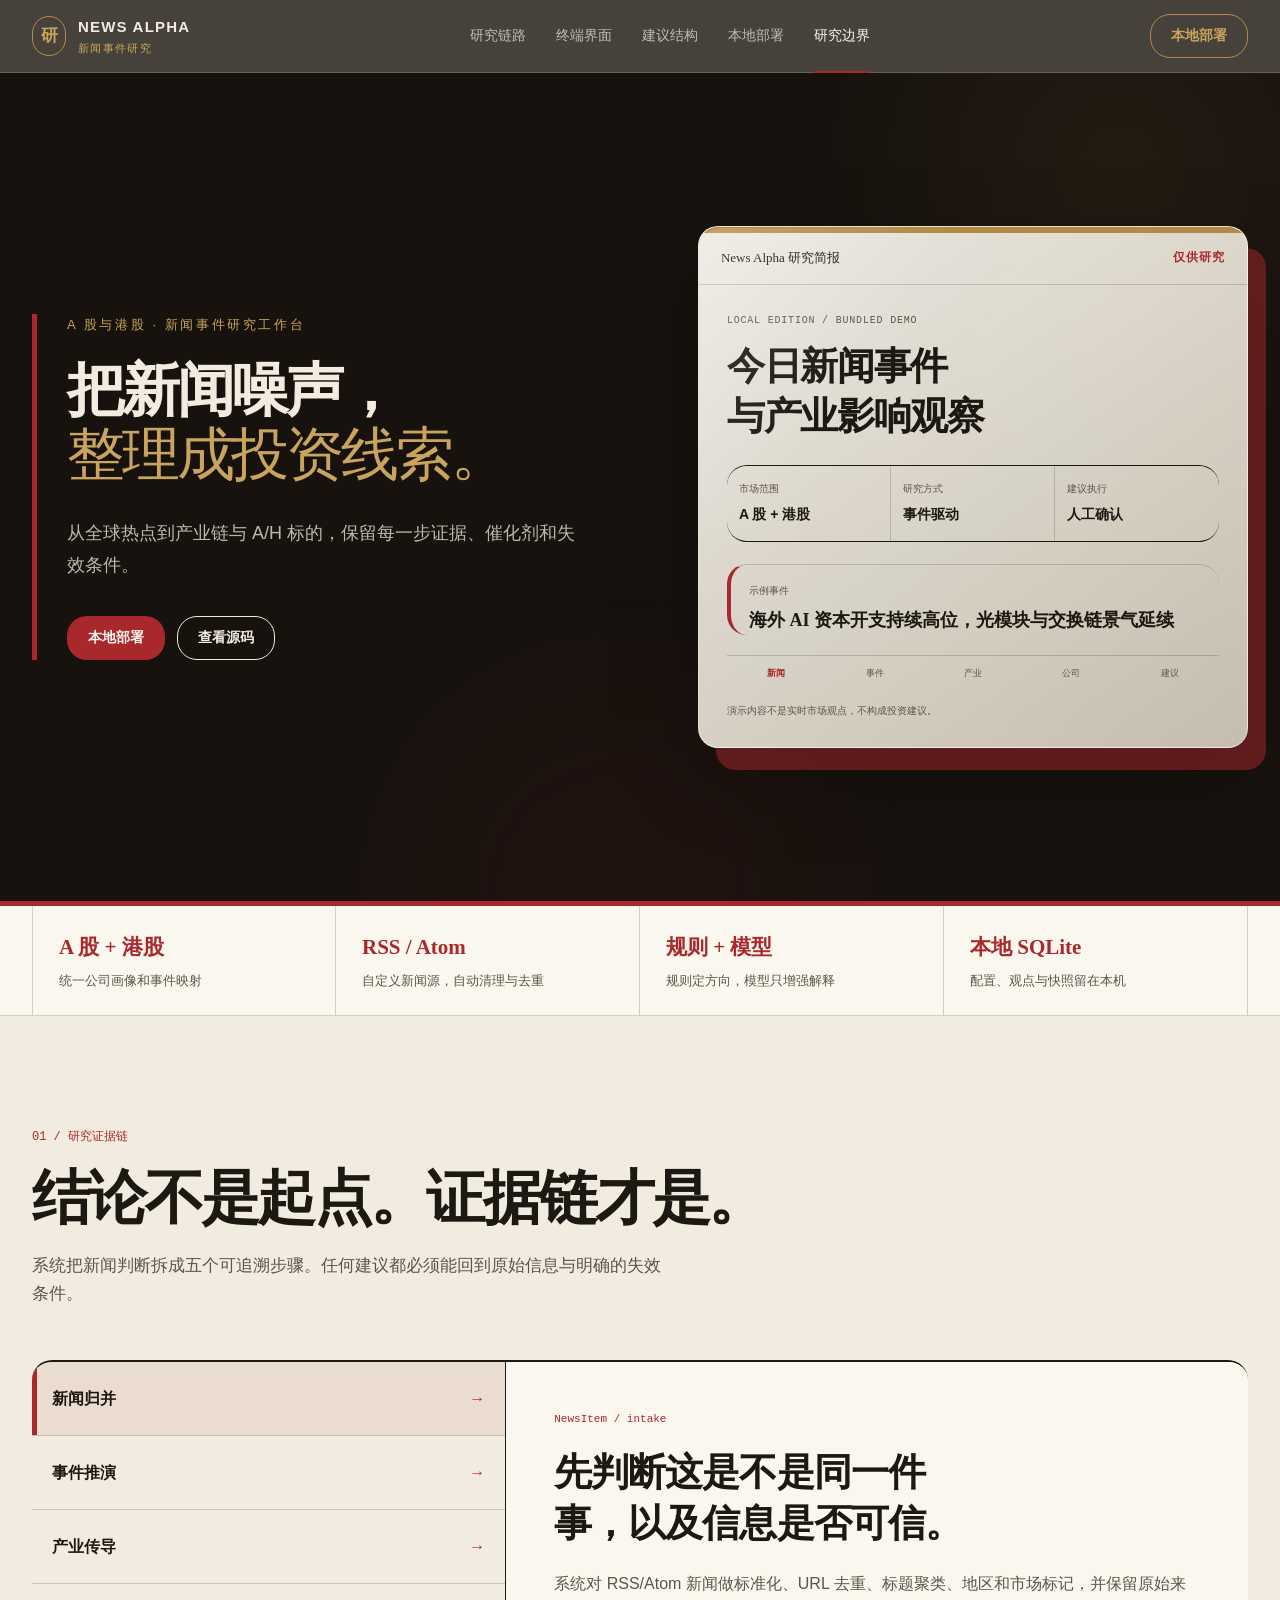
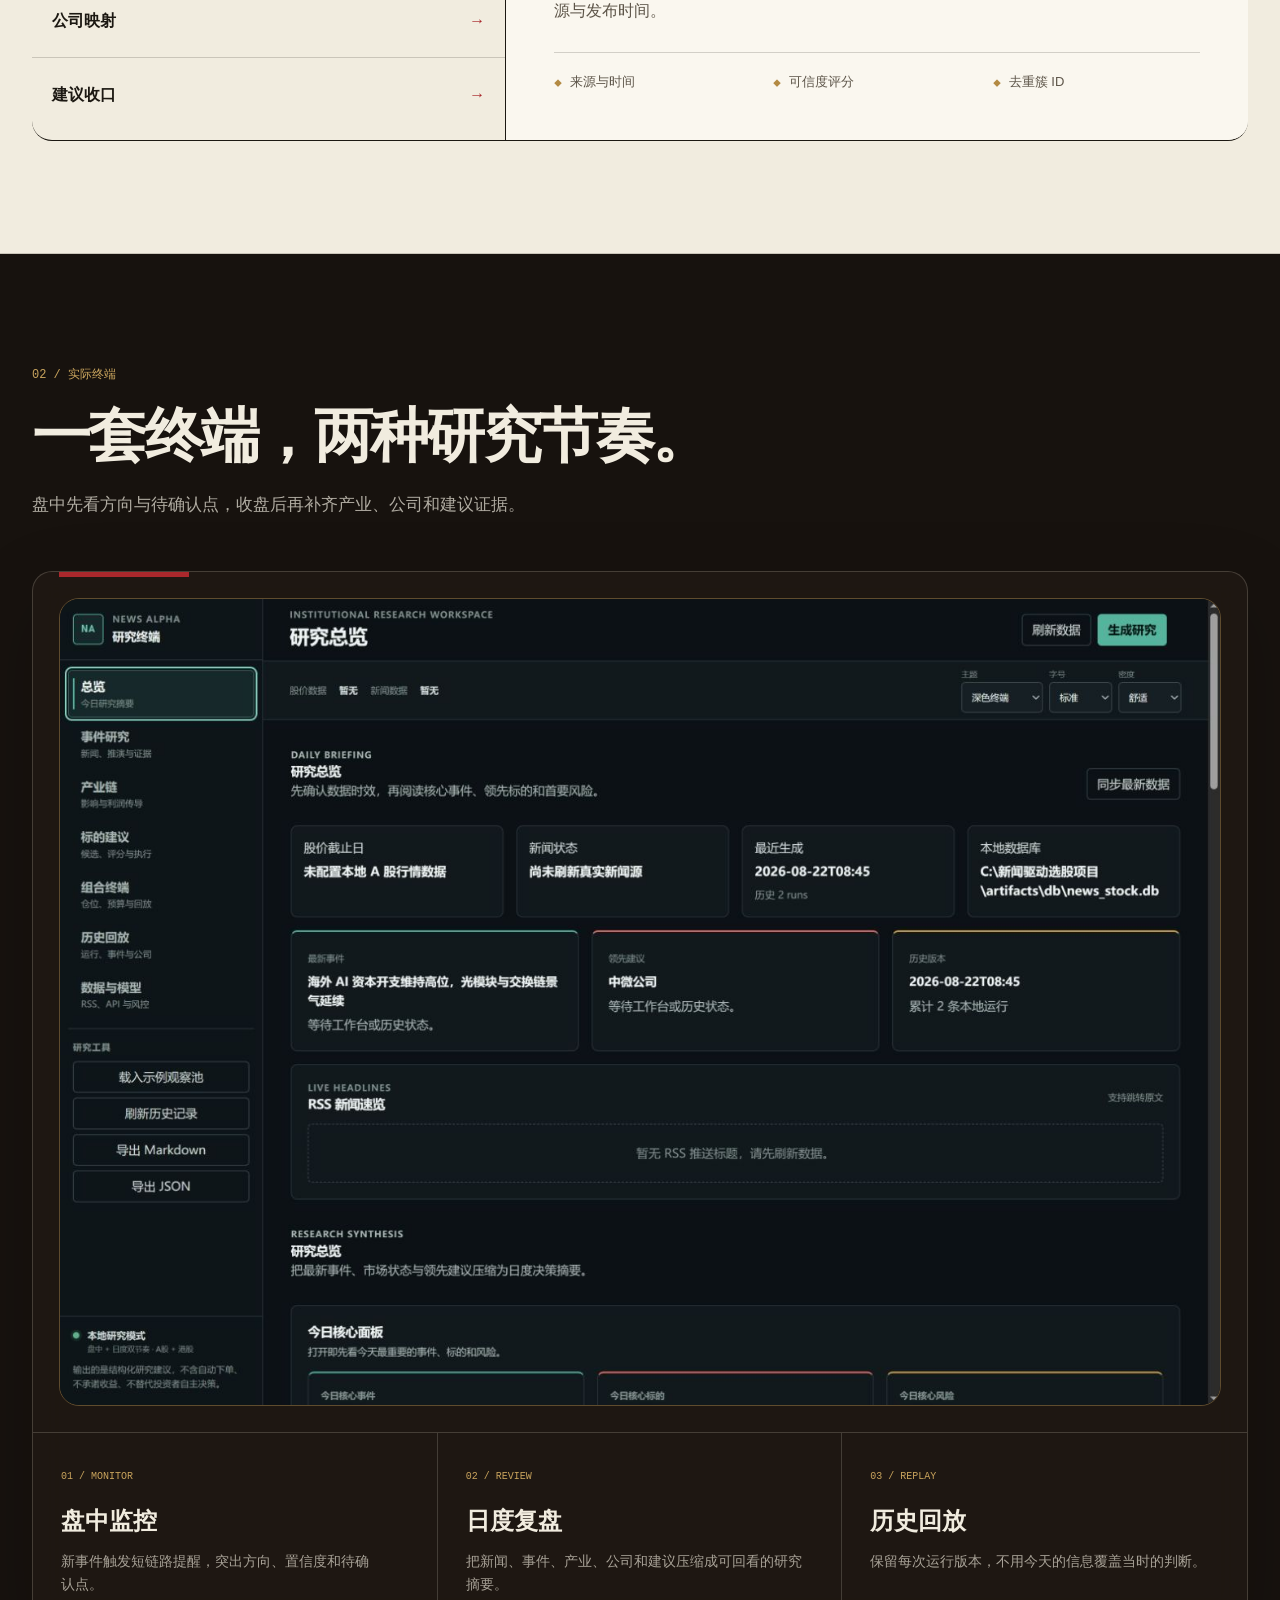
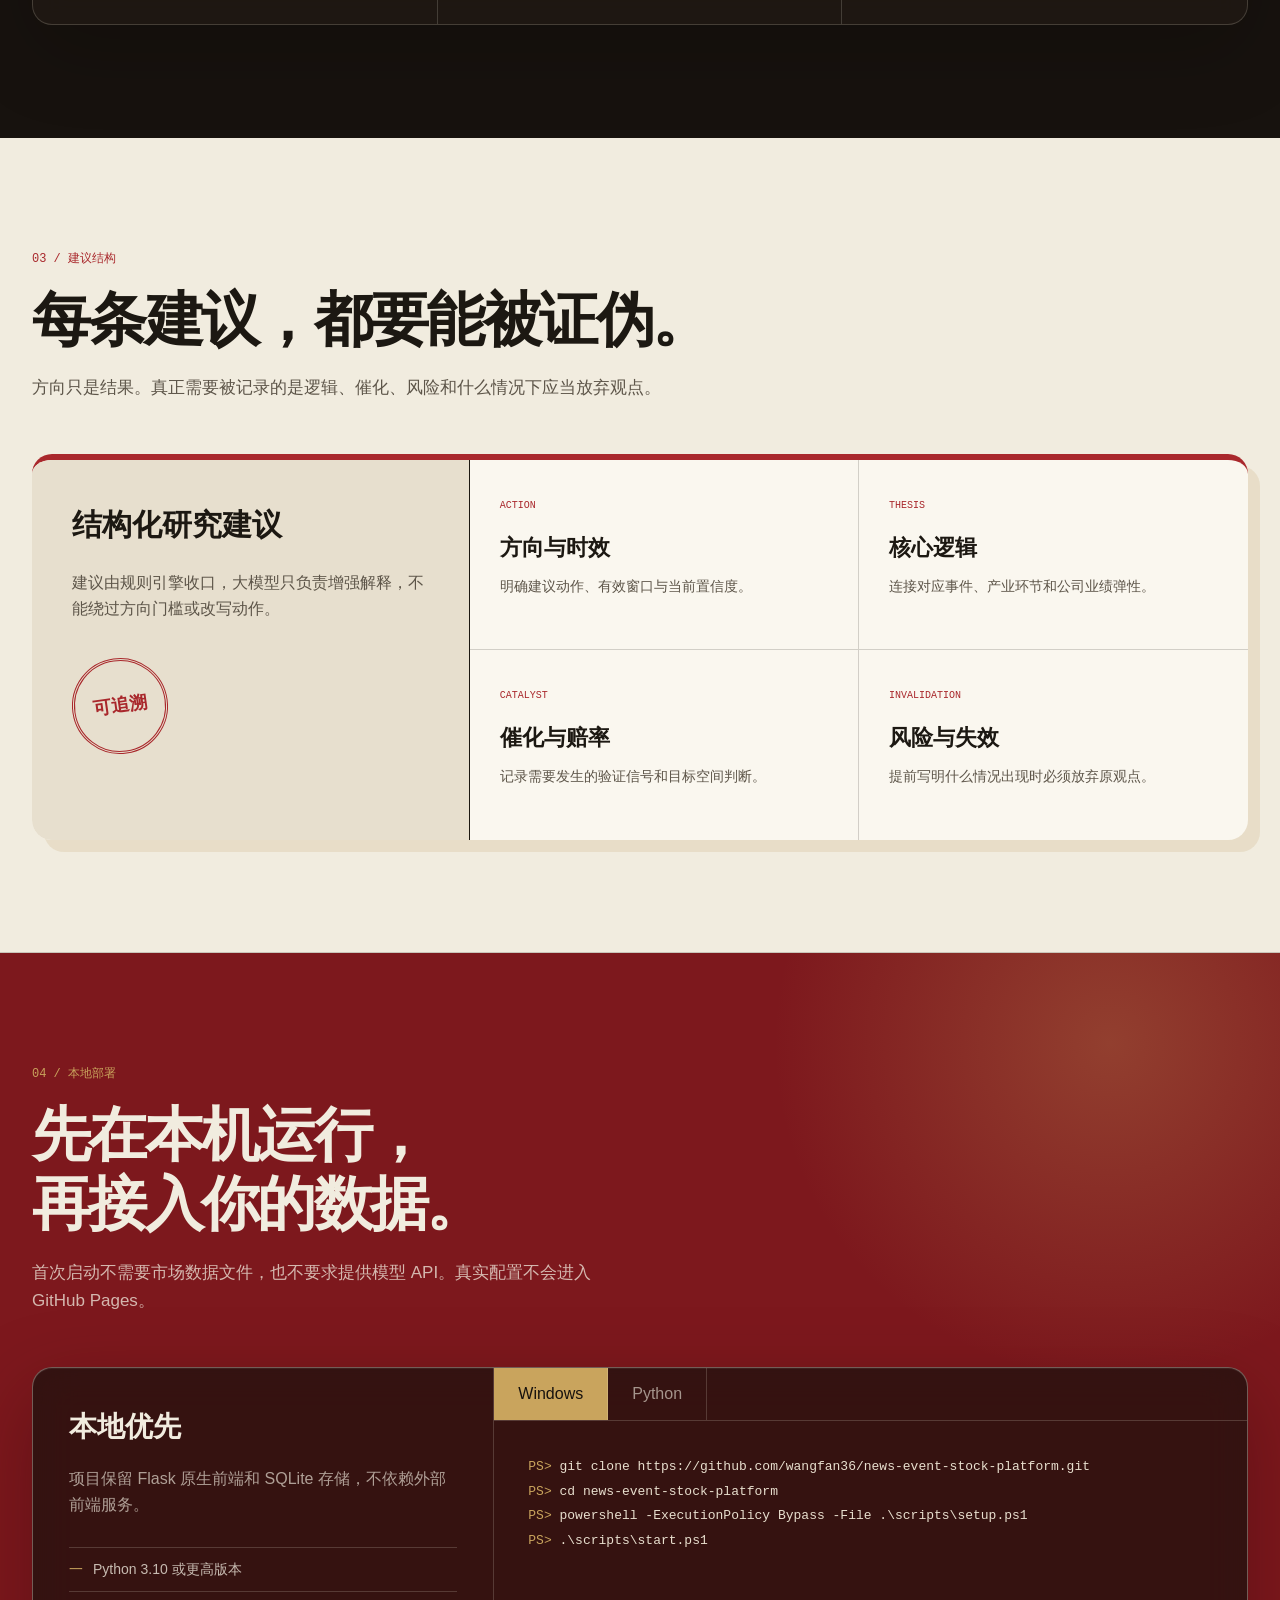
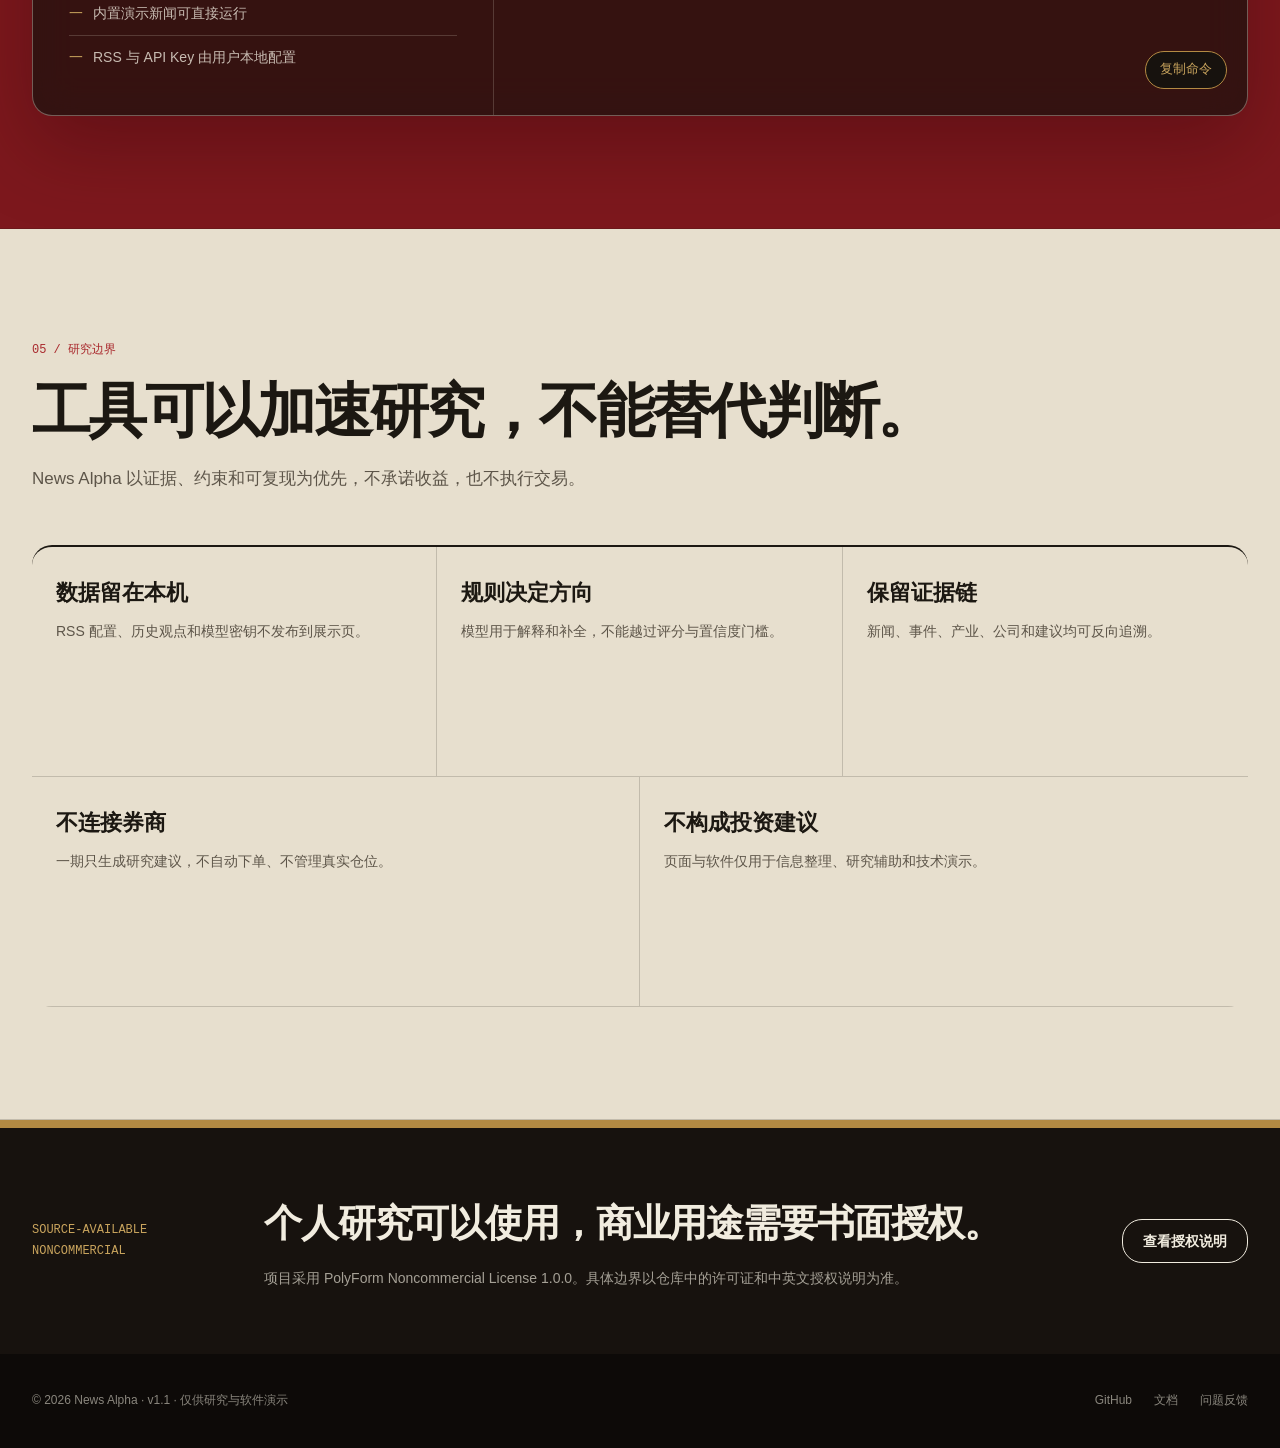
<file: index.html>
<!doctype html>
<html lang="zh-CN">
<head>
  <meta charset="utf-8">
  <meta name="viewport" content="width=device-width, initial-scale=1">
  <meta name="theme-color" content="#17120e">
  <meta name="description" content="News Alpha 是面向 A 股与港股的本地新闻事件研究工作台，从新闻、事件、产业链和公司证据生成可解释建议。">
  <meta property="og:title" content="News Alpha｜新闻驱动研究终端">
  <meta property="og:description" content="从全球热点到产业链与 A/H 标的，保留每一步证据、催化剂和失效条件。">
  <meta property="og:image" content="https://raw.githubusercontent.com/wangfan36/news-event-stock-platform/main/docs/images/dashboard.png">
  <title>News Alpha｜新闻驱动研究终端</title>
  <link rel="icon" href="data:image/svg+xml,%3Csvg xmlns='http://www.w3.org/2000/svg' viewBox='0 0 64 64'%3E%3Crect width='64' height='64' fill='%2317120e'/%3E%3Cpath d='M12 47V17h8l14 18V17h8v30h-8L20 29v18z' fill='%23c9a45d'/%3E%3Cpath d='M47 17h5v30h-5z' fill='%23a9282c'/%3E%3C/svg%3E">
  <script>document.documentElement.classList.add("js");</script>
  <style>
    :root {
      --ink: #1c1812;
      --ink-soft: #5d5549;
      --night: #17120e;
      --night-soft: #211a14;
      --paper: #f1ecdf;
      --paper-deep: #e7dfce;
      --white: #faf7ef;
      --gold: #b38a43;
      --gold-bright: #c9a45d;
      --gold-wash: rgba(179, 138, 67, 0.14);
      --red: #a9282c;
      --red-dark: #7d181d;
      --red-wash: rgba(169, 40, 44, 0.08);
      --line: rgba(28, 24, 18, 0.18);
      --line-dark: rgba(241, 236, 223, 0.18);
      --radius: 20px;
      --page: min(1240px, calc(100% - 64px));
      --serif: "Songti SC", "STSong", "SimSun", serif;
      --display: "Microsoft YaHei UI", "PingFang SC", "Noto Sans CJK SC", "Source Han Sans SC", sans-serif;
      --sans: "Aptos", "Segoe UI", "PingFang SC", "Microsoft YaHei UI", sans-serif;
      --mono: "Cascadia Mono", "Consolas", monospace;
    }

    * {
      box-sizing: border-box;
    }

    html {
      scroll-behavior: smooth;
      scroll-padding-top: 74px;
    }

    body {
      margin: 0;
      color: var(--ink);
      background: var(--paper);
      font-family: var(--sans);
      font-size: 16px;
      line-height: 1.65;
      line-break: strict;
      text-rendering: optimizeLegibility;
      -webkit-font-smoothing: antialiased;
    }

    p {
      text-wrap: pretty;
    }

    body::before {
      position: fixed;
      inset: 0;
      z-index: -1;
      pointer-events: none;
      content: "";
      opacity: 0.22;
      background-image: linear-gradient(90deg, transparent 49.8%, rgba(28, 24, 18, 0.035) 50%, transparent 50.2%);
      background-size: 25% 100%;
    }

    a {
      color: inherit;
      text-decoration: none;
    }

    button {
      color: inherit;
      font: inherit;
    }

    img {
      display: block;
      max-width: 100%;
      height: auto;
    }

    :focus-visible {
      outline: 3px solid var(--red);
      outline-offset: 4px;
    }

    .skip-link {
      position: fixed;
      top: 10px;
      left: 10px;
      z-index: 100;
      padding: 10px 14px;
      border-radius: var(--radius);
      color: var(--white);
      background: var(--red);
      transform: translateY(-160%);
    }

    .skip-link:focus {
      transform: translateY(0);
    }

    .site-header {
      position: sticky;
      top: 0;
      z-index: 50;
      border-bottom: 1px solid var(--line-dark);
      color: var(--paper);
      background: rgba(23, 18, 14, 0.78);
      -webkit-backdrop-filter: blur(18px) saturate(120%);
      backdrop-filter: blur(18px) saturate(120%);
    }

    .nav-inner {
      width: var(--page);
      min-height: 72px;
      margin: 0 auto;
      display: grid;
      grid-template-columns: auto 1fr auto;
      align-items: center;
      gap: 44px;
    }

    .brand {
      display: inline-flex;
      align-items: center;
      gap: 12px;
      min-width: max-content;
    }

    .brand-mark {
      width: 34px;
      height: 40px;
      display: grid;
      place-items: center;
      border: 1px solid var(--gold);
      border-radius: var(--radius);
      color: var(--gold-bright);
      font-family: var(--serif);
      font-size: 17px;
      font-weight: 700;
    }

    .brand-copy strong {
      display: block;
      font-size: 15px;
      letter-spacing: 0.08em;
    }

    .brand-copy small {
      display: block;
      color: var(--gold-bright);
      font-family: var(--serif);
      font-size: 11px;
      letter-spacing: 0.12em;
    }

    .nav-links {
      display: flex;
      justify-content: center;
      gap: 30px;
      color: rgba(241, 236, 223, 0.72);
      font-size: 14px;
    }

    .nav-links a {
      position: relative;
      white-space: nowrap;
    }

    .nav-links a::after {
      position: absolute;
      right: 0;
      bottom: -25px;
      left: 0;
      height: 2px;
      content: "";
      background: var(--red);
      transform: scaleX(0);
      transform-origin: left;
      transition: transform 140ms ease;
    }

    .nav-links a:hover,
    .nav-links a[aria-current="true"] {
      color: var(--white);
    }

    .nav-links a:hover::after,
    .nav-links a[aria-current="true"]::after {
      transform: scaleX(1);
    }

    .nav-cta,
    .button {
      min-height: 44px;
      display: inline-flex;
      align-items: center;
      justify-content: center;
      border: 1px solid transparent;
      border-radius: var(--radius);
      padding: 0 20px;
      font-size: 14px;
      font-weight: 700;
      white-space: nowrap;
      transition: background 140ms ease, color 140ms ease, border-color 140ms ease, transform 140ms ease;
    }

    .nav-cta {
      border-color: var(--gold);
      color: var(--gold-bright);
    }

    .nav-cta:hover {
      color: var(--night);
      background: var(--gold-bright);
    }

    .button:active,
    .chain-step:active,
    .install-tab:active {
      transform: translateY(1px);
    }

    .button-primary {
      color: var(--white);
      background: var(--red);
    }

    .button-primary:hover {
      background: var(--red-dark);
    }

    .button-secondary {
      border-color: currentColor;
      color: inherit;
      background: transparent;
    }

    .button-secondary:hover {
      color: var(--gold-bright);
      border-color: var(--gold-bright);
    }

    .hero {
      position: relative;
      min-height: calc(100dvh - 72px);
      overflow: hidden;
      color: var(--paper);
      background: var(--night);
    }

    .hero::before,
    .hero::after {
      position: absolute;
      border-radius: 50%;
      pointer-events: none;
      content: "";
      opacity: 0.34;
      filter: blur(4px);
      animation: ambientDrift 14s ease-in-out infinite alternate;
    }

    .hero::before {
      top: -240px;
      right: -170px;
      width: 660px;
      height: 660px;
      background: radial-gradient(circle, rgba(179, 138, 67, 0.24), transparent 68%);
    }

    .hero::after {
      bottom: -300px;
      left: 24%;
      width: 620px;
      height: 620px;
      background: radial-gradient(circle, rgba(169, 40, 44, 0.22), transparent 70%);
      animation-delay: -7s;
    }

    .hero-inner {
      position: relative;
      z-index: 1;
      width: var(--page);
      min-height: calc(100dvh - 72px);
      margin: 0 auto;
      padding: 56px 0;
      display: grid;
      grid-template-columns: minmax(0, 1.04fr) minmax(440px, 0.96fr);
      align-items: center;
      gap: 70px;
    }

    .hero-copy-block {
      min-width: 0;
      padding-left: 30px;
      border-left: 5px solid var(--red);
      animation: heroCopyIn 620ms cubic-bezier(0.22, 1, 0.36, 1) both;
    }

    .hero-kicker {
      margin: 0 0 22px;
      color: var(--gold-bright);
      font-size: 13px;
      letter-spacing: 0.2em;
    }

    .hero h1 {
      max-width: 780px;
      margin: 0;
      font-family: var(--display);
      font-size: clamp(48px, 4.5vw, 66px);
      font-weight: 620;
      letter-spacing: -0.055em;
      line-height: 1.12;
      text-wrap: balance;
    }

    .hero h1 span {
      display: block;
      color: var(--gold-bright);
      font-weight: 420;
    }

    .hero-summary {
      max-width: 32rem;
      margin: 30px 0 0;
      color: rgba(241, 236, 223, 0.76);
      font-size: 18px;
      line-height: 1.8;
    }

    .hero-actions {
      margin-top: 34px;
      display: flex;
      flex-wrap: wrap;
      gap: 12px;
    }

    .research-cover {
      position: relative;
      min-width: 0;
      color: var(--ink);
      border: 1px solid rgba(255, 255, 255, 0.5);
      border-radius: var(--radius);
      overflow: hidden;
      background: linear-gradient(145deg, rgba(250, 247, 239, 0.94), rgba(231, 223, 206, 0.84));
      box-shadow: 18px 22px 0 rgba(169, 40, 44, 0.5), 0 28px 90px rgba(0, 0, 0, 0.24);
      -webkit-backdrop-filter: blur(20px) saturate(112%);
      backdrop-filter: blur(20px) saturate(112%);
      animation: coverIn 720ms 100ms cubic-bezier(0.22, 1, 0.36, 1) backwards;
      transition: transform 260ms ease, box-shadow 260ms ease;
    }

    .research-cover::after {
      position: absolute;
      inset: 1px;
      pointer-events: none;
      content: "";
      border-radius: inherit;
      background: linear-gradient(125deg, rgba(255, 255, 255, 0.2), transparent 28%);
    }

    .research-cover:hover {
      transform: translateY(-5px);
      box-shadow: 18px 28px 0 rgba(169, 40, 44, 0.52), 0 34px 100px rgba(0, 0, 0, 0.3);
    }

    .cover-masthead {
      min-height: 58px;
      padding: 0 22px;
      display: flex;
      align-items: center;
      justify-content: space-between;
      border-top: 6px solid var(--gold);
      border-bottom: 1px solid var(--line);
      font-family: var(--serif);
      font-size: 13px;
    }

    .cover-masthead strong {
      color: var(--red);
      font-family: var(--sans);
      font-size: 12px;
      letter-spacing: 0.08em;
    }

    .cover-body {
      padding: 28px;
    }

    .cover-date {
      margin: 0;
      color: var(--ink-soft);
      font-family: var(--mono);
      font-size: 10px;
      letter-spacing: 0.08em;
    }

    .cover-body h2 {
      max-width: 390px;
      margin: 12px 0 24px;
      font-family: var(--display);
      font-size: clamp(27px, 3vw, 39px);
      font-weight: 600;
      letter-spacing: -0.035em;
      line-height: 1.3;
      text-wrap: balance;
    }

    .cover-metrics {
      display: grid;
      grid-template-columns: repeat(3, 1fr);
      border-top: 1px solid var(--ink);
      border-bottom: 1px solid var(--ink);
      border-radius: var(--radius);
      overflow: hidden;
    }

    .cover-metric {
      padding: 15px 12px;
      border-right: 1px solid var(--line);
    }

    .cover-metric:last-child {
      border-right: 0;
    }

    .cover-metric span,
    .brief-label {
      display: block;
      color: var(--ink-soft);
      font-size: 10px;
    }

    .cover-metric strong {
      display: block;
      margin-top: 5px;
      font-size: 14px;
    }

    .research-brief {
      margin-top: 22px;
      padding: 18px 0 0 18px;
      border-top: 1px solid var(--line);
      border-left: 4px solid var(--red);
      border-radius: var(--radius);
    }

    .research-brief strong {
      display: block;
      margin-top: 8px;
      font-family: var(--serif);
      font-size: 18px;
      line-height: 1.55;
    }

    .evidence-row {
      margin-top: 20px;
      display: grid;
      grid-template-columns: repeat(5, 1fr);
      border-top: 1px solid var(--line);
    }

    .evidence-row span {
      padding: 10px 4px 0;
      color: var(--ink-soft);
      font-size: 9px;
      text-align: center;
    }

    .evidence-row span:first-child {
      color: var(--red);
      font-weight: 700;
    }

    .cover-note {
      margin: 22px 0 0;
      color: var(--ink-soft);
      font-size: 10px;
    }

    .proof-strip {
      border-top: 5px solid var(--red);
      border-bottom: 1px solid var(--line);
      background: var(--white);
    }

    .proof-inner {
      width: var(--page);
      margin: 0 auto;
      display: grid;
      grid-template-columns: repeat(4, 1fr);
    }

    .proof-item {
      min-height: 108px;
      padding: 24px 26px;
      border-right: 1px solid var(--line);
    }

    .proof-item:first-child {
      border-left: 1px solid var(--line);
    }

    .proof-item strong {
      display: block;
      color: var(--red);
      font-family: var(--serif);
      font-size: 21px;
    }

    .proof-item span {
      display: block;
      margin-top: 5px;
      color: var(--ink-soft);
      font-size: 13px;
    }

    .section {
      padding: 112px 0;
      border-bottom: 1px solid var(--line);
    }

    .section-inner {
      width: var(--page);
      margin: 0 auto;
    }

    .section-heading {
      max-width: 920px;
      margin-bottom: 52px;
    }

    .section-number {
      margin: 0 0 15px;
      color: var(--red);
      font-family: var(--mono);
      font-size: 12px;
    }

    .section-heading h2 {
      margin: 0;
      max-width: 920px;
      font-family: var(--display);
      font-size: clamp(36px, 4.6vw, 60px);
      font-weight: 600;
      line-height: 1.18;
      letter-spacing: -0.045em;
      text-wrap: balance;
    }

    .heading-line {
      display: block;
      width: max-content;
      max-width: 100%;
      white-space: nowrap;
    }

    .section-heading p:last-child {
      max-width: 42rem;
      margin: 20px 0 0;
      color: var(--ink-soft);
      font-size: 17px;
    }

    .chain-shell {
      display: grid;
      grid-template-columns: 0.78fr 1.22fr;
      border-top: 2px solid var(--ink);
      border-bottom: 1px solid var(--ink);
      border-radius: var(--radius);
      overflow: hidden;
    }

    .chain-steps {
      border-right: 1px solid var(--ink);
    }

    .chain-step {
      width: 100%;
      min-height: 74px;
      padding: 0 20px;
      display: grid;
      grid-template-columns: 1fr auto;
      align-items: center;
      gap: 14px;
      border: 0;
      border-bottom: 1px solid var(--line);
      text-align: left;
      background: transparent;
      cursor: pointer;
    }

    .chain-step:last-child {
      border-bottom: 0;
    }

    .chain-step span:last-child {
      color: var(--red);
    }

    .chain-step:hover,
    .chain-step[aria-pressed="true"] {
      background: var(--red-wash);
    }

    .chain-step[aria-pressed="true"] {
      box-shadow: inset 5px 0 var(--red);
    }

    .chain-detail {
      min-height: 370px;
      padding: 48px;
      background: var(--white);
    }

    .chain-detail.is-updating {
      animation: detailRefresh 260ms ease;
    }

    .chain-detail-label {
      margin: 0;
      color: var(--red);
      font-family: var(--mono);
      font-size: 11px;
    }

    .chain-detail h3 {
      max-width: 620px;
      margin: 18px 0 0;
      font-family: var(--display);
      font-size: clamp(26px, 3vw, 38px);
      font-weight: 600;
      line-height: 1.35;
      letter-spacing: -0.025em;
      text-wrap: balance;
    }

    .chain-detail-copy {
      max-width: 650px;
      margin: 22px 0 0;
      color: var(--ink-soft);
    }

    .chain-fields {
      margin: 28px 0 0;
      padding: 18px 0 0;
      display: grid;
      grid-template-columns: repeat(3, 1fr);
      gap: 12px;
      border-top: 1px solid var(--line);
      list-style: none;
    }

    .chain-fields li {
      color: var(--ink-soft);
      font-size: 13px;
    }

    .chain-fields li::before {
      margin-right: 8px;
      color: var(--gold);
      content: "◆";
      font-size: 8px;
    }

    .workspace-section {
      color: var(--paper);
      background: var(--night);
    }

    .workspace-section .section-number {
      color: var(--gold-bright);
    }

    .workspace-section .section-heading p:last-child {
      color: rgba(241, 236, 223, 0.7);
    }

    .workspace-layout {
      border: 1px solid var(--line-dark);
      border-radius: var(--radius);
      overflow: hidden;
      background: rgba(33, 26, 20, 0.76);
      box-shadow: 0 28px 80px rgba(0, 0, 0, 0.18);
      -webkit-backdrop-filter: blur(16px) saturate(112%);
      backdrop-filter: blur(16px) saturate(112%);
    }

    .workspace-image {
      position: relative;
      padding: 26px;
      border-bottom: 1px solid var(--line-dark);
    }

    .workspace-image::before {
      position: absolute;
      top: 0;
      left: 26px;
      width: 130px;
      height: 5px;
      content: "";
      background: var(--red);
    }

    .workspace-image img {
      width: 100%;
      border: 1px solid rgba(201, 164, 93, 0.38);
      border-radius: var(--radius);
    }

    .workspace-notes {
      display: grid;
      grid-template-columns: repeat(3, 1fr);
    }

    .workspace-note {
      min-height: 178px;
      padding: 28px;
      border-right: 1px solid var(--line-dark);
    }

    .workspace-note:last-child {
      border-right: 0;
    }

    .workspace-note span {
      color: var(--gold-bright);
      font-family: var(--mono);
      font-size: 10px;
    }

    .workspace-note h3 {
      margin: 15px 0 8px;
      font-family: var(--serif);
      font-size: 24px;
    }

    .workspace-note p {
      margin: 0;
      color: rgba(241, 236, 223, 0.65);
      font-size: 14px;
    }

    .output-ledger {
      display: grid;
      grid-template-columns: 0.72fr 1.28fr;
      border-top: 6px solid var(--red);
      border-radius: var(--radius);
      overflow: hidden;
      background: var(--white);
      box-shadow: 12px 12px 0 var(--gold-wash);
    }

    .output-index {
      padding: 40px;
      border-right: 1px solid var(--ink);
      background: var(--paper-deep);
    }

    .output-index h3 {
      margin: 0;
      font-family: var(--display);
      font-size: 30px;
      font-weight: 600;
    }

    .output-index p {
      margin: 20px 0 0;
      color: var(--ink-soft);
    }

    .recommendation-stamp {
      width: 96px;
      height: 96px;
      margin-top: 36px;
      display: grid;
      place-items: center;
      border: 3px double var(--red);
      border-radius: 50%;
      color: var(--red);
      font-family: var(--serif);
      font-size: 18px;
      font-weight: 700;
      transform: rotate(-8deg);
    }

    .output-fields {
      display: grid;
      grid-template-columns: repeat(2, 1fr);
    }

    .output-field {
      min-height: 190px;
      padding: 30px;
      border-right: 1px solid var(--line);
      border-bottom: 1px solid var(--line);
    }

    .output-field:nth-child(2n) {
      border-right: 0;
    }

    .output-field:nth-last-child(-n + 2) {
      border-bottom: 0;
    }

    .output-field span {
      color: var(--red);
      font-family: var(--mono);
      font-size: 10px;
    }

    .output-field h4 {
      margin: 14px 0 8px;
      font-family: var(--display);
      font-size: 22px;
      font-weight: 600;
    }

    .output-field p {
      margin: 0;
      color: var(--ink-soft);
      font-size: 14px;
    }

    .install-section {
      position: relative;
      overflow: hidden;
      color: var(--paper);
      background: var(--red-dark);
    }

    .install-section::before {
      position: absolute;
      top: -260px;
      right: -180px;
      width: 700px;
      height: 700px;
      border-radius: 50%;
      pointer-events: none;
      content: "";
      background: radial-gradient(circle, rgba(201, 164, 93, 0.28), transparent 68%);
      animation: ambientDrift 16s ease-in-out infinite alternate-reverse;
    }

    .install-section .section-inner {
      position: relative;
      z-index: 1;
    }

    .install-section .section-number {
      color: var(--gold-bright);
    }

    .install-section .section-heading p:last-child {
      color: rgba(241, 236, 223, 0.75);
    }

    .install-layout {
      display: grid;
      grid-template-columns: 0.76fr 1.24fr;
      border: 1px solid rgba(241, 236, 223, 0.34);
      border-radius: var(--radius);
      overflow: hidden;
      background: rgba(23, 18, 14, 0.74);
      box-shadow: 0 28px 80px rgba(48, 4, 8, 0.34), inset 0 1px rgba(255, 255, 255, 0.06);
      -webkit-backdrop-filter: blur(20px) saturate(118%);
      backdrop-filter: blur(20px) saturate(118%);
    }

    .install-intro {
      padding: 36px;
      border-right: 1px solid var(--line-dark);
    }

    .install-intro h3 {
      margin: 0;
      font-family: var(--display);
      font-size: 28px;
      font-weight: 600;
    }

    .install-intro p {
      color: rgba(241, 236, 223, 0.65);
    }

    .install-checks {
      margin: 28px 0 0;
      padding: 0;
      list-style: none;
    }

    .install-checks li {
      padding: 10px 0;
      border-top: 1px solid var(--line-dark);
      color: rgba(241, 236, 223, 0.78);
      font-size: 14px;
    }

    .install-checks li::before {
      margin-right: 10px;
      color: var(--gold-bright);
      content: "一";
    }

    .install-console {
      min-width: 0;
    }

    .install-tabs {
      display: flex;
      border-bottom: 1px solid var(--line-dark);
    }

    .install-tab {
      min-height: 52px;
      padding: 0 24px;
      border: 0;
      border-right: 1px solid var(--line-dark);
      color: rgba(241, 236, 223, 0.6);
      background: transparent;
      cursor: pointer;
    }

    .install-tab[aria-selected="true"] {
      color: var(--night);
      background: var(--gold-bright);
    }

    .command-panel {
      position: relative;
      min-height: 288px;
      padding: 34px;
      overflow-x: auto;
      color: #e8dfce;
      font-family: var(--mono);
      font-size: 13px;
      line-height: 1.9;
      white-space: pre;
    }

    .prompt {
      color: var(--gold-bright);
    }

    .copy-button {
      position: absolute;
      right: 20px;
      bottom: 20px;
      min-height: 38px;
      border: 1px solid var(--gold);
      border-radius: var(--radius);
      padding: 0 14px;
      color: var(--gold-bright);
      background: var(--night);
      cursor: pointer;
    }

    .copy-button:hover {
      color: var(--night);
      background: var(--gold-bright);
    }

    .principles-section {
      background: var(--paper-deep);
    }

    .principles-grid {
      display: grid;
      grid-template-columns: repeat(12, 1fr);
      border-top: 2px solid var(--ink);
      border-radius: var(--radius);
      overflow: hidden;
    }

    .principle {
      min-height: 230px;
      padding: 28px 24px;
      grid-column: span 4;
      border-right: 1px solid var(--line);
      border-bottom: 1px solid var(--line);
    }

    .principle:nth-child(3) {
      border-right: 0;
    }

    .principle:nth-child(4),
    .principle:nth-child(5) {
      grid-column: span 6;
    }

    .principle:nth-child(5) {
      border-right: 0;
    }

    .principle h3 {
      margin: 0 0 8px;
      font-family: var(--display);
      font-size: 22px;
      font-weight: 600;
    }

    .principle p {
      margin: 0;
      color: var(--ink-soft);
      font-size: 14px;
    }

    .license-band {
      padding: 64px 0;
      color: var(--paper);
      background: var(--night);
      border-top: 8px solid var(--gold);
    }

    .license-inner {
      width: var(--page);
      margin: 0 auto;
      display: grid;
      grid-template-columns: 190px 1fr auto;
      align-items: center;
      gap: 42px;
    }

    .license-code {
      color: var(--gold-bright);
      font-family: var(--mono);
      font-size: 12px;
      line-height: 1.8;
    }

    .license-copy h2 {
      margin: 0;
      font-family: var(--display);
      font-size: clamp(26px, 3vw, 38px);
      font-weight: 600;
      letter-spacing: -0.03em;
      text-wrap: balance;
    }

    .license-copy p {
      margin: 12px 0 0;
      color: rgba(241, 236, 223, 0.65);
      font-size: 14px;
    }

    .site-footer {
      color: rgba(241, 236, 223, 0.55);
      background: #0d0a08;
    }

    .footer-inner {
      width: var(--page);
      min-height: 94px;
      margin: 0 auto;
      display: flex;
      align-items: center;
      justify-content: space-between;
      gap: 24px;
      font-size: 12px;
    }

    .footer-links {
      display: flex;
      flex-wrap: wrap;
      gap: 22px;
    }

    .footer-links a:hover {
      color: var(--gold-bright);
    }

    .reveal {
      opacity: 1;
      transform: none;
    }

    .js .reveal {
      opacity: 0;
      transform: translateY(20px);
      transition: opacity 520ms cubic-bezier(0.22, 1, 0.36, 1), transform 520ms cubic-bezier(0.22, 1, 0.36, 1);
    }

    .js .reveal.is-visible {
      opacity: 1;
      transform: none;
    }

    .section-heading.reveal + .reveal {
      transition-delay: 80ms;
    }

    @keyframes heroCopyIn {
      from { opacity: 0; transform: translateX(-24px); }
      to { opacity: 1; transform: translateX(0); }
    }

    @keyframes coverIn {
      from { opacity: 0; transform: translateY(28px) scale(0.985); }
      to { opacity: 1; transform: translateY(0) scale(1); }
    }

    @keyframes detailRefresh {
      from { opacity: 0.62; transform: translateY(5px); }
      to { opacity: 1; transform: translateY(0); }
    }

    @keyframes ambientDrift {
      from { transform: translate3d(-2%, -1%, 0) scale(0.96); }
      to { transform: translate3d(3%, 2%, 0) scale(1.04); }
    }

    .noscript-note {
      margin: 0;
      padding: 12px;
      color: var(--white);
      text-align: center;
      background: var(--red);
    }

    @media (max-width: 1080px) {
      .nav-links {
        display: none;
      }

      .nav-inner {
        grid-template-columns: 1fr auto;
      }

      .hero-inner {
        min-height: auto;
        padding: 78px 0 94px;
        grid-template-columns: 1fr;
      }

      .research-cover {
        max-width: 760px;
      }

      .chain-shell,
      .output-ledger,
      .install-layout {
        grid-template-columns: 1fr;
      }

      .chain-steps,
      .output-index,
      .install-intro {
        border-right: 0;
        border-bottom: 1px solid var(--ink);
      }

      .install-intro {
        border-bottom-color: var(--line-dark);
      }

      .license-inner {
        grid-template-columns: 150px 1fr;
      }

      .license-inner .button {
        grid-column: 2;
        justify-self: start;
      }
    }

    @media (max-width: 760px) {
      :root {
        --page: min(100% - 28px, 680px);
      }

      body::before {
        display: none;
      }

      .nav-inner {
        min-height: 64px;
      }

      .brand-copy small {
        display: none;
      }

      .hero-inner {
        padding: 54px 0 70px;
        gap: 52px;
      }

      .hero-copy-block {
        padding-left: 18px;
        border-left-width: 4px;
      }

      .hero-kicker {
        font-size: 11px;
        letter-spacing: 0.12em;
      }

      .hero h1 {
        font-size: clamp(42px, 12.5vw, 58px);
      }

      .heading-line {
        width: auto;
        white-space: normal;
      }

      .hero-summary {
        font-size: 16px;
      }

      .research-cover {
        width: calc(100% - 10px);
        box-shadow: 10px 12px 0 rgba(169, 40, 44, 0.55);
      }

      .cover-metrics,
      .proof-inner,
      .workspace-notes,
      .output-fields,
      .chain-fields {
        grid-template-columns: 1fr;
      }

      .cover-metric,
      .proof-item,
      .proof-item:first-child,
      .workspace-note,
      .output-field,
      .output-field:nth-child(2n),
      .output-field:nth-last-child(-n + 2) {
        border-right: 0;
        border-left: 0;
        border-bottom: 1px solid var(--line);
      }

      .cover-metric:last-child,
      .proof-item:last-child,
      .workspace-note:last-child,
      .output-field:last-child {
        border-bottom: 0;
      }

      .evidence-row {
        overflow-x: auto;
        grid-template-columns: repeat(5, minmax(68px, 1fr));
      }

      .section {
        padding: 78px 0;
      }

      .section-heading {
        margin-bottom: 36px;
      }

      .chain-shell {
        border-bottom: 1px solid var(--ink);
      }

      .chain-steps {
        border-right: 0;
      }

      .chain-detail,
      .output-index,
      .install-intro,
      .command-panel {
        padding: 26px;
      }

      .workspace-image {
        padding: 14px;
      }

      .principle,
      .principle:nth-child(4),
      .principle:nth-child(5) {
        min-height: 190px;
        grid-column: span 12;
        border-right: 0;
      }

      .license-inner {
        grid-template-columns: 1fr;
        gap: 22px;
      }

      .license-inner .button {
        grid-column: auto;
      }

      .footer-inner {
        padding: 24px 0;
        align-items: flex-start;
        flex-direction: column;
      }
    }

    @media (max-width: 480px) {
      .brand-copy strong {
        font-size: 13px;
      }

      .nav-cta {
        padding: 0 13px;
        font-size: 12px;
      }

      .hero-actions,
      .hero-actions .button {
        width: 100%;
      }

      .cover-body {
        padding: 20px;
      }

      .cover-masthead {
        padding: 0 16px;
      }

      .chain-step {
        grid-template-columns: 1fr auto;
        padding: 0 14px;
      }

      .command-panel {
        min-height: 330px;
        font-size: 11px;
      }
    }

    @media (prefers-reduced-motion: reduce) {
      html {
        scroll-behavior: auto;
      }

      *,
      *::before,
      *::after {
        animation-duration: 0.01ms !important;
        animation-iteration-count: 1 !important;
        transition-duration: 0.01ms !important;
      }

      .js .reveal {
        opacity: 1;
        transform: none;
      }
    }

    @media (prefers-reduced-transparency: reduce) {
      .site-header,
      .research-cover,
      .workspace-layout,
      .install-layout {
        -webkit-backdrop-filter: none;
        backdrop-filter: none;
      }

      .site-header,
      .install-layout {
        background: var(--night);
      }

      .research-cover {
        background: var(--paper);
      }

      .workspace-layout {
        background: var(--night-soft);
      }
    }

    @media print {
      .site-header,
      .hero-actions,
      .copy-button {
        display: none;
      }

      .hero,
      .workspace-section,
      .install-section,
      .license-band {
        color: #000;
        background: #fff;
      }
    }
  </style>
</head>
<body>
  <a class="skip-link" href="#main">跳到主要内容</a>
  <noscript><p class="noscript-note">页面内容可正常阅读；启用 JavaScript 后可切换研究链路与安装命令。</p></noscript>

  <header class="site-header">
    <div class="nav-inner">
      <a class="brand" href="#top" aria-label="News Alpha 首页">
        <span class="brand-mark" aria-hidden="true">研</span>
        <span class="brand-copy"><strong>NEWS ALPHA</strong><small>新闻事件研究</small></span>
      </a>
      <nav class="nav-links" aria-label="主导航">
        <a href="#chain">研究链路</a>
        <a href="#workspace">终端界面</a>
        <a href="#output">建议结构</a>
        <a href="#install">本地部署</a>
        <a href="#principles">研究边界</a>
      </nav>
      <a class="nav-cta" href="#install">本地部署</a>
    </div>
  </header>

  <main id="main">
    <section class="hero" id="top" aria-labelledby="hero-title">
      <div class="hero-inner">
        <div class="hero-copy-block">
          <p class="hero-kicker">A 股与港股 · 新闻事件研究工作台</p>
          <h1 id="hero-title">把新闻噪声，<span>整理成投资线索。</span></h1>
          <p class="hero-summary">从全球热点到产业链与 A/H 标的，保留每一步证据、催化剂和失效条件。</p>
          <div class="hero-actions">
            <a class="button button-primary" href="#install">本地部署</a>
            <a class="button button-secondary" href="https://github.com/wangfan36/news-event-stock-platform">查看源码</a>
          </div>
        </div>

        <article class="research-cover" aria-label="News Alpha 研究简报结构演示">
          <div class="cover-masthead"><span>News Alpha 研究简报</span><strong>仅供研究</strong></div>
          <div class="cover-body">
            <p class="cover-date">LOCAL EDITION / BUNDLED DEMO</p>
            <h2>今日新闻事件与产业影响观察</h2>
            <div class="cover-metrics">
              <div class="cover-metric"><span>市场范围</span><strong>A 股 + 港股</strong></div>
              <div class="cover-metric"><span>研究方式</span><strong>事件驱动</strong></div>
              <div class="cover-metric"><span>建议执行</span><strong>人工确认</strong></div>
            </div>
            <div class="research-brief">
              <span class="brief-label">示例事件</span>
              <strong>海外 AI 资本开支持续高位，光模块与交换链景气延续</strong>
            </div>
            <div class="evidence-row" aria-label="证据链">
              <span>新闻</span><span>事件</span><span>产业</span><span>公司</span><span>建议</span>
            </div>
            <p class="cover-note">演示内容不是实时市场观点，不构成投资建议。</p>
          </div>
        </article>
      </div>
    </section>

    <section class="proof-strip" aria-label="项目特征">
      <div class="proof-inner">
        <div class="proof-item"><strong>A 股 + 港股</strong><span>统一公司画像和事件映射</span></div>
        <div class="proof-item"><strong>RSS / Atom</strong><span>自定义新闻源，自动清理与去重</span></div>
        <div class="proof-item"><strong>规则 + 模型</strong><span>规则定方向，模型只增强解释</span></div>
        <div class="proof-item"><strong>本地 SQLite</strong><span>配置、观点与快照留在本机</span></div>
      </div>
    </section>

    <section class="section" id="chain" aria-labelledby="chain-title">
      <div class="section-inner">
        <header class="section-heading reveal">
          <p class="section-number">01 / 研究证据链</p>
          <h2 id="chain-title">结论不是起点。证据链才是。</h2>
          <p>系统把新闻判断拆成五个可追溯步骤。任何建议都必须能回到原始信息与明确的失效条件。</p>
        </header>
        <div class="chain-shell reveal">
          <div class="chain-steps" aria-label="研究链路步骤">
            <button class="chain-step" type="button" data-chain="news" aria-pressed="true"><strong>新闻归并</strong><span>→</span></button>
            <button class="chain-step" type="button" data-chain="event" aria-pressed="false"><strong>事件推演</strong><span>→</span></button>
            <button class="chain-step" type="button" data-chain="industry" aria-pressed="false"><strong>产业传导</strong><span>→</span></button>
            <button class="chain-step" type="button" data-chain="company" aria-pressed="false"><strong>公司映射</strong><span>→</span></button>
            <button class="chain-step" type="button" data-chain="decision" aria-pressed="false"><strong>建议收口</strong><span>→</span></button>
          </div>
          <article class="chain-detail" aria-live="polite">
            <p class="chain-detail-label" id="chain-label">NewsItem / intake</p>
            <h3 id="chain-detail-title">先判断这是不是同一件事，以及信息是否可信。</h3>
            <p class="chain-detail-copy" id="chain-detail-copy">系统对 RSS/Atom 新闻做标准化、URL 去重、标题聚类、地区和市场标记，并保留原始来源与发布时间。</p>
            <ul class="chain-fields" id="chain-fields">
              <li>来源与时间</li><li>可信度评分</li><li>去重簇 ID</li>
            </ul>
          </article>
        </div>
      </div>
    </section>

    <section class="section workspace-section" id="workspace" aria-labelledby="workspace-title">
      <div class="section-inner">
        <header class="section-heading reveal">
          <p class="section-number">02 / 实际终端</p>
          <h2 id="workspace-title">一套终端，两种研究节奏。</h2>
          <p>盘中先看方向与待确认点，收盘后再补齐产业、公司和建议证据。</p>
        </header>
        <div class="workspace-layout reveal">
          <div class="workspace-image">
            <img src="./docs/images/dashboard.png" alt="News Alpha 深色研究总览界面，包含左侧导航、事件卡片和 RSS 新闻区域" width="1425" height="990" loading="lazy">
          </div>
          <div class="workspace-notes">
            <article class="workspace-note"><span>01 / MONITOR</span><h3>盘中监控</h3><p>新事件触发短链路提醒，突出方向、置信度和待确认点。</p></article>
            <article class="workspace-note"><span>02 / REVIEW</span><h3>日度复盘</h3><p>把新闻、事件、产业、公司和建议压缩成可回看的研究摘要。</p></article>
            <article class="workspace-note"><span>03 / REPLAY</span><h3>历史回放</h3><p>保留每次运行版本，不用今天的信息覆盖当时的判断。</p></article>
          </div>
        </div>
      </div>
    </section>

    <section class="section" id="output" aria-labelledby="output-title">
      <div class="section-inner">
        <header class="section-heading reveal">
          <p class="section-number">03 / 建议结构</p>
          <h2 id="output-title">每条建议，都要能被证伪。</h2>
          <p>方向只是结果。真正需要被记录的是逻辑、催化、风险和什么情况下应当放弃观点。</p>
        </header>
        <div class="output-ledger reveal">
          <article class="output-index">
            <h3>结构化研究建议</h3>
            <p>建议由规则引擎收口，大模型只负责增强解释，不能绕过方向门槛或改写动作。</p>
            <div class="recommendation-stamp" aria-hidden="true">可追溯</div>
          </article>
          <div class="output-fields">
            <article class="output-field"><span>ACTION</span><h4>方向与时效</h4><p>明确建议动作、有效窗口与当前置信度。</p></article>
            <article class="output-field"><span>THESIS</span><h4>核心逻辑</h4><p>连接对应事件、产业环节和公司业绩弹性。</p></article>
            <article class="output-field"><span>CATALYST</span><h4>催化与赔率</h4><p>记录需要发生的验证信号和目标空间判断。</p></article>
            <article class="output-field"><span>INVALIDATION</span><h4>风险与失效</h4><p>提前写明什么情况出现时必须放弃原观点。</p></article>
          </div>
        </div>
      </div>
    </section>

    <section class="section install-section" id="install" aria-labelledby="install-title">
      <div class="section-inner">
        <header class="section-heading reveal">
          <p class="section-number">04 / 本地部署</p>
          <h2 id="install-title"><span class="heading-line">先在本机运行，</span><span class="heading-line">再接入你的数据。</span></h2>
          <p>首次启动不需要市场数据文件，也不要求提供模型 API。真实配置不会进入 GitHub Pages。</p>
        </header>
        <div class="install-layout reveal">
          <aside class="install-intro">
            <h3>本地优先</h3>
            <p>项目保留 Flask 原生前端和 SQLite 存储，不依赖外部前端服务。</p>
            <ul class="install-checks">
              <li>Python 3.10 或更高版本</li>
              <li>内置演示新闻可直接运行</li>
              <li>RSS 与 API Key 由用户本地配置</li>
            </ul>
          </aside>
          <div class="install-console">
            <div class="install-tabs" role="tablist" aria-label="安装方式">
              <button class="install-tab" type="button" role="tab" id="install-tab-windows" data-install="windows" aria-selected="true" aria-controls="install-command" tabindex="0">Windows</button>
              <button class="install-tab" type="button" role="tab" id="install-tab-python" data-install="python" aria-selected="false" aria-controls="install-command" tabindex="-1">Python</button>
            </div>
            <div class="command-panel" id="install-command" role="tabpanel" aria-labelledby="install-tab-windows" tabindex="0"></div>
          </div>
        </div>
      </div>
    </section>

    <section class="section principles-section" id="principles" aria-labelledby="principles-title">
      <div class="section-inner">
        <header class="section-heading reveal">
          <p class="section-number">05 / 研究边界</p>
          <h2 id="principles-title">工具可以加速研究，不能替代判断。</h2>
          <p>News Alpha 以证据、约束和可复现为优先，不承诺收益，也不执行交易。</p>
        </header>
        <div class="principles-grid reveal">
          <article class="principle"><h3>数据留在本机</h3><p>RSS 配置、历史观点和模型密钥不发布到展示页。</p></article>
          <article class="principle"><h3>规则决定方向</h3><p>模型用于解释和补全，不能越过评分与置信度门槛。</p></article>
          <article class="principle"><h3>保留证据链</h3><p>新闻、事件、产业、公司和建议均可反向追溯。</p></article>
          <article class="principle"><h3>不连接券商</h3><p>一期只生成研究建议，不自动下单、不管理真实仓位。</p></article>
          <article class="principle"><h3>不构成投资建议</h3><p>页面与软件仅用于信息整理、研究辅助和技术演示。</p></article>
        </div>
      </div>
    </section>

    <section class="license-band" aria-labelledby="license-title">
      <div class="license-inner">
        <div class="license-code">SOURCE-AVAILABLE<br>NONCOMMERCIAL</div>
        <div class="license-copy">
          <h2 id="license-title">个人研究可以使用，商业用途需要书面授权。</h2>
          <p>项目采用 PolyForm Noncommercial License 1.0.0。具体边界以仓库中的许可证和中英文授权说明为准。</p>
        </div>
        <a class="button button-secondary" href="https://github.com/wangfan36/news-event-stock-platform/blob/main/LICENSING.zh-CN.md">查看授权说明</a>
      </div>
    </section>
  </main>

  <footer class="site-footer">
    <div class="footer-inner">
      <span>© <span id="year"></span> News Alpha · v1.1 · 仅供研究与软件演示</span>
      <div class="footer-links">
        <a href="https://github.com/wangfan36/news-event-stock-platform">GitHub</a>
        <a href="https://github.com/wangfan36/news-event-stock-platform/tree/main/docs">文档</a>
        <a href="https://github.com/wangfan36/news-event-stock-platform/issues">问题反馈</a>
      </div>
    </div>
  </footer>

  <script>
    (() => {
      const chainData = {
        news: {
          label: "NewsItem / intake",
          title: "先判断这是不是同一件事，以及信息是否可信。",
          copy: "系统对 RSS/Atom 新闻做标准化、URL 去重、标题聚类、地区和市场标记，并保留原始来源与发布时间。",
          fields: ["来源与时间", "可信度评分", "去重簇 ID"]
        },
        event: {
          label: "EventCase / scenario",
          title: "把热点抽象成事件，再写出可能怎样演化。",
          copy: "规则模板约束事件类型、阶段、影响方向和时间窗口，模型可补充情景解释，但不能修改规则确定的动作方向。",
          fields: ["基准/乐观/悲观路径", "关键催化剂", "失效条件"]
        },
        industry: {
          label: "IndustryImpact / transmission",
          title: "判断影响会落在哪个产业环节，而不是停留在主题标签。",
          copy: "事件可一对多映射到行业、主题与产业链节点，并区分直接受益、间接受益、受损及待验证关系。",
          fields: ["上中下游", "利润与供需弹性", "证据链"]
        },
        company: {
          label: "CompanyProfile / mapping",
          title: "从产业节点召回公司，再剔除只有概念、缺少业务证据的标的。",
          copy: "A 股和港股使用统一公司画像，结合主营构成、产业位置、事件敏感度、技术面与可选本地财务数据。",
          fields: ["龙头与弹性", "业务相关度", "历史敏感度"]
        },
        decision: {
          label: "StockRecommendation / constrained",
          title: "方向、理由、催化、风险和失效条件必须同时出现。",
          copy: "最终建议受规则评分、置信度和动作门槛约束，并保存对应新闻、事件、产业与公司的完整引用关系。",
          fields: ["动作与有效期", "赔率与风险", "版本追溯"]
        }
      };

      const installData = {
        windows: {
          owner: "install-tab-windows",
          html: '<span class="prompt">PS&gt;</span> git clone https://github.com/wangfan36/news-event-stock-platform.git\n<span class="prompt">PS&gt;</span> cd news-event-stock-platform\n<span class="prompt">PS&gt;</span> powershell -ExecutionPolicy Bypass -File .\\scripts\\setup.ps1\n<span class="prompt">PS&gt;</span> .\\scripts\\start.ps1',
          text: "git clone https://github.com/wangfan36/news-event-stock-platform.git\ncd news-event-stock-platform\npowershell -ExecutionPolicy Bypass -File .\\scripts\\setup.ps1\n.\\scripts\\start.ps1"
        },
        python: {
          owner: "install-tab-python",
          html: '<span class="prompt">$</span> git clone https://github.com/wangfan36/news-event-stock-platform.git\n<span class="prompt">$</span> cd news-event-stock-platform\n<span class="prompt">$</span> python -m venv .venv\n<span class="prompt">$</span> python -m pip install -e ".[dev]"\n<span class="prompt">$</span> python -m news_alpha.webapp',
          text: 'git clone https://github.com/wangfan36/news-event-stock-platform.git\ncd news-event-stock-platform\npython -m venv .venv\npython -m pip install -e ".[dev]"\npython -m news_alpha.webapp'
        }
      };

      const chainButtons = Array.from(document.querySelectorAll("[data-chain]"));
      const chainLabel = document.getElementById("chain-label");
      const chainTitle = document.getElementById("chain-detail-title");
      const chainCopy = document.getElementById("chain-detail-copy");
      const chainFields = document.getElementById("chain-fields");
      const chainDetail = document.querySelector(".chain-detail");

      chainButtons.forEach((button) => {
        button.addEventListener("click", () => {
          const selected = chainData[button.dataset.chain];
          chainButtons.forEach((item) => item.setAttribute("aria-pressed", String(item === button)));
          chainLabel.textContent = selected.label;
          chainTitle.textContent = selected.title;
          chainCopy.textContent = selected.copy;
          chainFields.replaceChildren(...selected.fields.map((field) => {
            const item = document.createElement("li");
            item.textContent = field;
            return item;
          }));
          chainDetail.classList.remove("is-updating");
          void chainDetail.offsetWidth;
          chainDetail.classList.add("is-updating");
          chainDetail.addEventListener("animationend", () => chainDetail.classList.remove("is-updating"), { once: true });
        });
      });

      const installTabs = Array.from(document.querySelectorAll("[data-install]"));
      const commandPanel = document.getElementById("install-command");
      let activeInstall = "windows";

      function renderInstall(name) {
        activeInstall = name;
        const selected = installData[name];
        installTabs.forEach((tab) => {
          const active = tab.dataset.install === name;
          tab.setAttribute("aria-selected", String(active));
          tab.tabIndex = active ? 0 : -1;
        });
        commandPanel.setAttribute("aria-labelledby", selected.owner);
        commandPanel.innerHTML = selected.html;
        const copyButton = document.createElement("button");
        copyButton.className = "copy-button";
        copyButton.type = "button";
        copyButton.textContent = "复制命令";
        copyButton.addEventListener("click", copyCommands);
        commandPanel.append(copyButton);
      }

      async function copyCommands() {
        const text = installData[activeInstall].text;
        let copied = false;
        if (navigator.clipboard && window.isSecureContext) {
          try {
            await navigator.clipboard.writeText(text);
            copied = true;
          } catch (error) {
            copied = false;
          }
        }
        if (!copied) {
          const area = document.createElement("textarea");
          area.value = text;
          area.setAttribute("readonly", "");
          area.style.position = "fixed";
          area.style.opacity = "0";
          document.body.append(area);
          area.select();
          copied = document.execCommand("copy");
          area.remove();
        }
        const button = commandPanel.querySelector(".copy-button");
        button.textContent = copied ? "已复制" : "请手动复制";
        window.setTimeout(() => { button.textContent = "复制命令"; }, 1600);
      }

      installTabs.forEach((tab, index) => {
        tab.addEventListener("click", () => renderInstall(tab.dataset.install));
        tab.addEventListener("keydown", (event) => {
          if (event.key !== "ArrowLeft" && event.key !== "ArrowRight") return;
          event.preventDefault();
          const direction = event.key === "ArrowRight" ? 1 : -1;
          const next = installTabs[(index + direction + installTabs.length) % installTabs.length];
          next.focus();
          renderInstall(next.dataset.install);
        });
      });
      renderInstall(activeInstall);

      const revealItems = Array.from(document.querySelectorAll(".reveal"));
      if ("IntersectionObserver" in window) {
        const revealObserver = new IntersectionObserver((entries, observer) => {
          entries.forEach((entry) => {
            if (!entry.isIntersecting) return;
            entry.target.classList.add("is-visible");
            observer.unobserve(entry.target);
          });
        }, { threshold: 0.08 });
        revealItems.forEach((item) => revealObserver.observe(item));
      } else {
        revealItems.forEach((item) => item.classList.add("is-visible"));
      }

      const navLinks = Array.from(document.querySelectorAll(".nav-links a"));
      const sections = navLinks.map((link) => document.querySelector(link.getAttribute("href"))).filter(Boolean);
      if ("IntersectionObserver" in window) {
        const navObserver = new IntersectionObserver((entries) => {
          entries.forEach((entry) => {
            if (!entry.isIntersecting) return;
            navLinks.forEach((link) => {
              const active = link.getAttribute("href") === `#${entry.target.id}`;
              if (active) link.setAttribute("aria-current", "true");
              else link.removeAttribute("aria-current");
            });
          });
        }, { rootMargin: "-30% 0px -60% 0px" });
        sections.forEach((section) => navObserver.observe(section));
      }

      document.getElementById("year").textContent = new Date().getFullYear();
    })();
  </script>
</body>
</html>
</file>
